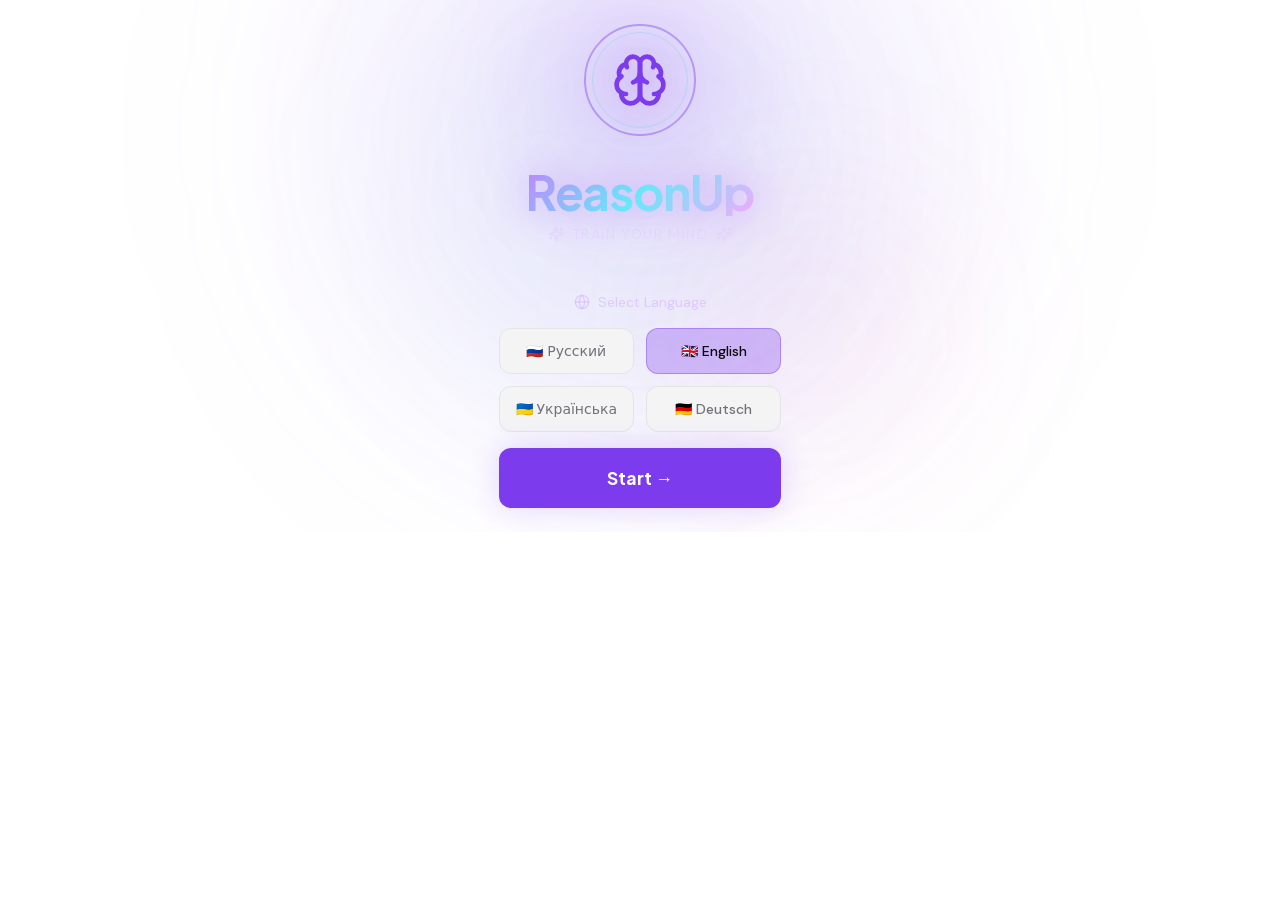
<file: index.html>
<!DOCTYPE html><html><head><meta charSet="utf-8"/><meta name="viewport" content="width=device-width, initial-scale=1"/><meta name="viewport" content="width=device-width, initial-scale=1"/><link rel="stylesheet" href="/_next/static/css/ba99b76b9d51956b.css" data-precedence="next"/><link rel="preload" as="script" fetchPriority="low" href="/_next/static/chunks/webpack-6fb2e249.js"/><script src="/_next/static/chunks/fd9d1056-64b741d6.js" async=""></script><script src="/_next/static/chunks/117-d5cc758f.js" async=""></script><script src="/_next/static/chunks/main-app-bc1638ff.js" async=""></script><script src="/_next/static/chunks/523-820f907e.js" async=""></script><script src="/_next/static/chunks/606-f3f97e01.js" async=""></script><script src="/_next/static/chunks/app/page-cb5dd94b.js" async=""></script><script src="/_next/static/chunks/app/layout-c56850e9.js" async=""></script><meta name="apple-mobile-web-app-capable" content="yes"/><meta name="apple-mobile-web-app-status-bar-style" content="black-translucent"/><link rel="apple-touch-icon" href="/favicon.svg"/><meta name="theme-color" content="#7c3aed"/><title>ReasonUp — Тренируй мышление</title><meta name="description" content="Обучающее приложение для развития навыков логического мышления и рассуждения"/><link rel="manifest" href="/manifest.json" crossorigin="use-credentials"/><meta property="og:title" content="ReasonUp — Train Your Mind"/><meta property="og:description" content="Interactive reasoning and logic training app"/><meta property="og:image" content="http://localhost:3000/og-image.png"/><meta name="twitter:card" content="summary_large_image"/><meta name="twitter:title" content="ReasonUp — Train Your Mind"/><meta name="twitter:description" content="Interactive reasoning and logic training app"/><meta name="twitter:image" content="http://localhost:3000/og-image.png"/><link rel="shortcut icon" href="/favicon.svg"/><link rel="icon" href="/favicon.svg"/><script src="/_next/static/chunks/polyfills-42372ed130431b0a.js" noModule=""></script></head><body class="__variable_231f96 __variable_532bb9 __variable_4dc837 font-sans"><script>!function(){try{var d=document.documentElement,c=d.classList;c.remove('light','dark');var e=localStorage.getItem('theme');if('system'===e||(!e&&true)){var t='(prefers-color-scheme: dark)',m=window.matchMedia(t);if(m.media!==t||m.matches){d.style.colorScheme = 'dark';c.add('dark')}else{d.style.colorScheme = 'light';c.add('light')}}else if(e){c.add(e|| '')}if(e==='light'||e==='dark')d.style.colorScheme=e}catch(e){}}()</script><div class="min-h-screen flex items-center justify-center bg-background"><div class="animate-pulse text-4xl">🧠</div></div><script src="/_next/static/chunks/webpack-6fb2e249.js" async=""></script><script>(self.__next_f=self.__next_f||[]).push([0]);self.__next_f.push([2,null])</script><script>self.__next_f.push([1,"1:HL[\"/_next/static/css/ba99b76b9d51956b.css\",\"style\"]\n"])</script><script>self.__next_f.push([1,"2:I[12846,[],\"\"]\n4:I[63986,[\"523\",\"static/chunks/523-820f907e.js\",\"606\",\"static/chunks/606-f3f97e01.js\",\"931\",\"static/chunks/app/page-cb5dd94b.js\"],\"default\"]\n5:I[82798,[\"523\",\"static/chunks/523-820f907e.js\",\"185\",\"static/chunks/app/layout-c56850e9.js\"],\"ThemeProvider\"]\n6:I[4707,[],\"\"]\n7:I[36423,[],\"\"]\n8:I[33606,[\"523\",\"static/chunks/523-820f907e.js\",\"185\",\"static/chunks/app/layout-c56850e9.js\"],\"Toaster\"]\n9:I[64215,[\"523\",\"static/chunks/523-820f907e.js\",\"185\",\"static/chunks/app/layout-c56850e9.js\"],\"ChunkLoadErrorHandler\"]\nb:I[61060,[],\"\"]\nc:[]\n"])</script><script>self.__next_f.push([1,"0:[\"$\",\"$L2\",null,{\"buildId\":\"3u248hBmPxrUfpSs8P-zK\",\"assetPrefix\":\"\",\"urlParts\":[\"\",\"\"],\"initialTree\":[\"\",{\"children\":[\"__PAGE__\",{}]},\"$undefined\",\"$undefined\",true],\"initialSeedData\":[\"\",{\"children\":[\"__PAGE__\",{},[[\"$L3\",[\"$\",\"$L4\",null,{}],null],null],null]},[[[[\"$\",\"link\",\"0\",{\"rel\":\"stylesheet\",\"href\":\"/_next/static/css/ba99b76b9d51956b.css\",\"precedence\":\"next\",\"crossOrigin\":\"$undefined\"}]],[\"$\",\"html\",null,{\"suppressHydrationWarning\":true,\"children\":[[\"$\",\"head\",null,{\"children\":[[\"$\",\"meta\",null,{\"name\":\"viewport\",\"content\":\"width=device-width, initial-scale=1\"}],[\"$\",\"meta\",null,{\"name\":\"apple-mobile-web-app-capable\",\"content\":\"yes\"}],[\"$\",\"meta\",null,{\"name\":\"apple-mobile-web-app-status-bar-style\",\"content\":\"black-translucent\"}],[\"$\",\"link\",null,{\"rel\":\"apple-touch-icon\",\"href\":\"/favicon.svg\"}]]}],[\"$\",\"body\",null,{\"className\":\"__variable_231f96 __variable_532bb9 __variable_4dc837 font-sans\",\"children\":[\"$\",\"$L5\",null,{\"attribute\":\"class\",\"defaultTheme\":\"system\",\"enableSystem\":true,\"disableTransitionOnChange\":true,\"children\":[[\"$\",\"$L6\",null,{\"parallelRouterKey\":\"children\",\"segmentPath\":[\"children\"],\"error\":\"$undefined\",\"errorStyles\":\"$undefined\",\"errorScripts\":\"$undefined\",\"template\":[\"$\",\"$L7\",null,{}],\"templateStyles\":\"$undefined\",\"templateScripts\":\"$undefined\",\"notFound\":[[\"$\",\"title\",null,{\"children\":\"404: This page could not be found.\"}],[\"$\",\"div\",null,{\"style\":{\"fontFamily\":\"system-ui,\\\"Segoe UI\\\",Roboto,Helvetica,Arial,sans-serif,\\\"Apple Color Emoji\\\",\\\"Segoe UI Emoji\\\"\",\"height\":\"100vh\",\"textAlign\":\"center\",\"display\":\"flex\",\"flexDirection\":\"column\",\"alignItems\":\"center\",\"justifyContent\":\"center\"},\"children\":[\"$\",\"div\",null,{\"children\":[[\"$\",\"style\",null,{\"dangerouslySetInnerHTML\":{\"__html\":\"body{color:#000;background:#fff;margin:0}.next-error-h1{border-right:1px solid rgba(0,0,0,.3)}@media (prefers-color-scheme:dark){body{color:#fff;background:#000}.next-error-h1{border-right:1px solid rgba(255,255,255,.3)}}\"}}],[\"$\",\"h1\",null,{\"className\":\"next-error-h1\",\"style\":{\"display\":\"inline-block\",\"margin\":\"0 20px 0 0\",\"padding\":\"0 23px 0 0\",\"fontSize\":24,\"fontWeight\":500,\"verticalAlign\":\"top\",\"lineHeight\":\"49px\"},\"children\":\"404\"}],[\"$\",\"div\",null,{\"style\":{\"display\":\"inline-block\"},\"children\":[\"$\",\"h2\",null,{\"style\":{\"fontSize\":14,\"fontWeight\":400,\"lineHeight\":\"49px\",\"margin\":0},\"children\":\"This page could not be found.\"}]}]]}]}]],\"notFoundStyles\":[]}],[\"$\",\"$L8\",null,{}],[\"$\",\"$L9\",null,{}]]}]}]]}]],null],null],\"couldBeIntercepted\":false,\"initialHead\":[null,\"$La\"],\"globalErrorComponent\":\"$b\",\"missingSlots\":\"$Wc\"}]\n"])</script><script>self.__next_f.push([1,"a:[[\"$\",\"meta\",\"0\",{\"name\":\"viewport\",\"content\":\"width=device-width, initial-scale=1\"}],[\"$\",\"meta\",\"1\",{\"name\":\"theme-color\",\"content\":\"#7c3aed\"}],[\"$\",\"meta\",\"2\",{\"charSet\":\"utf-8\"}],[\"$\",\"title\",\"3\",{\"children\":\"ReasonUp — Тренируй мышление\"}],[\"$\",\"meta\",\"4\",{\"name\":\"description\",\"content\":\"Обучающее приложение для развития навыков логического мышления и рассуждения\"}],[\"$\",\"link\",\"5\",{\"rel\":\"manifest\",\"href\":\"/manifest.json\",\"crossOrigin\":\"use-credentials\"}],[\"$\",\"meta\",\"6\",{\"property\":\"og:title\",\"content\":\"ReasonUp — Train Your Mind\"}],[\"$\",\"meta\",\"7\",{\"property\":\"og:description\",\"content\":\"Interactive reasoning and logic training app\"}],[\"$\",\"meta\",\"8\",{\"property\":\"og:image\",\"content\":\"http://localhost:3000/og-image.png\"}],[\"$\",\"meta\",\"9\",{\"name\":\"twitter:card\",\"content\":\"summary_large_image\"}],[\"$\",\"meta\",\"10\",{\"name\":\"twitter:title\",\"content\":\"ReasonUp — Train Your Mind\"}],[\"$\",\"meta\",\"11\",{\"name\":\"twitter:description\",\"content\":\"Interactive reasoning and logic training app\"}],[\"$\",\"meta\",\"12\",{\"name\":\"twitter:image\",\"content\":\"http://localhost:3000/og-image.png\"}],[\"$\",\"link\",\"13\",{\"rel\":\"shortcut icon\",\"href\":\"/favicon.svg\"}],[\"$\",\"link\",\"14\",{\"rel\":\"icon\",\"href\":\"/favicon.svg\"}]]\n3:null\n"])</script></body></html>
</file>
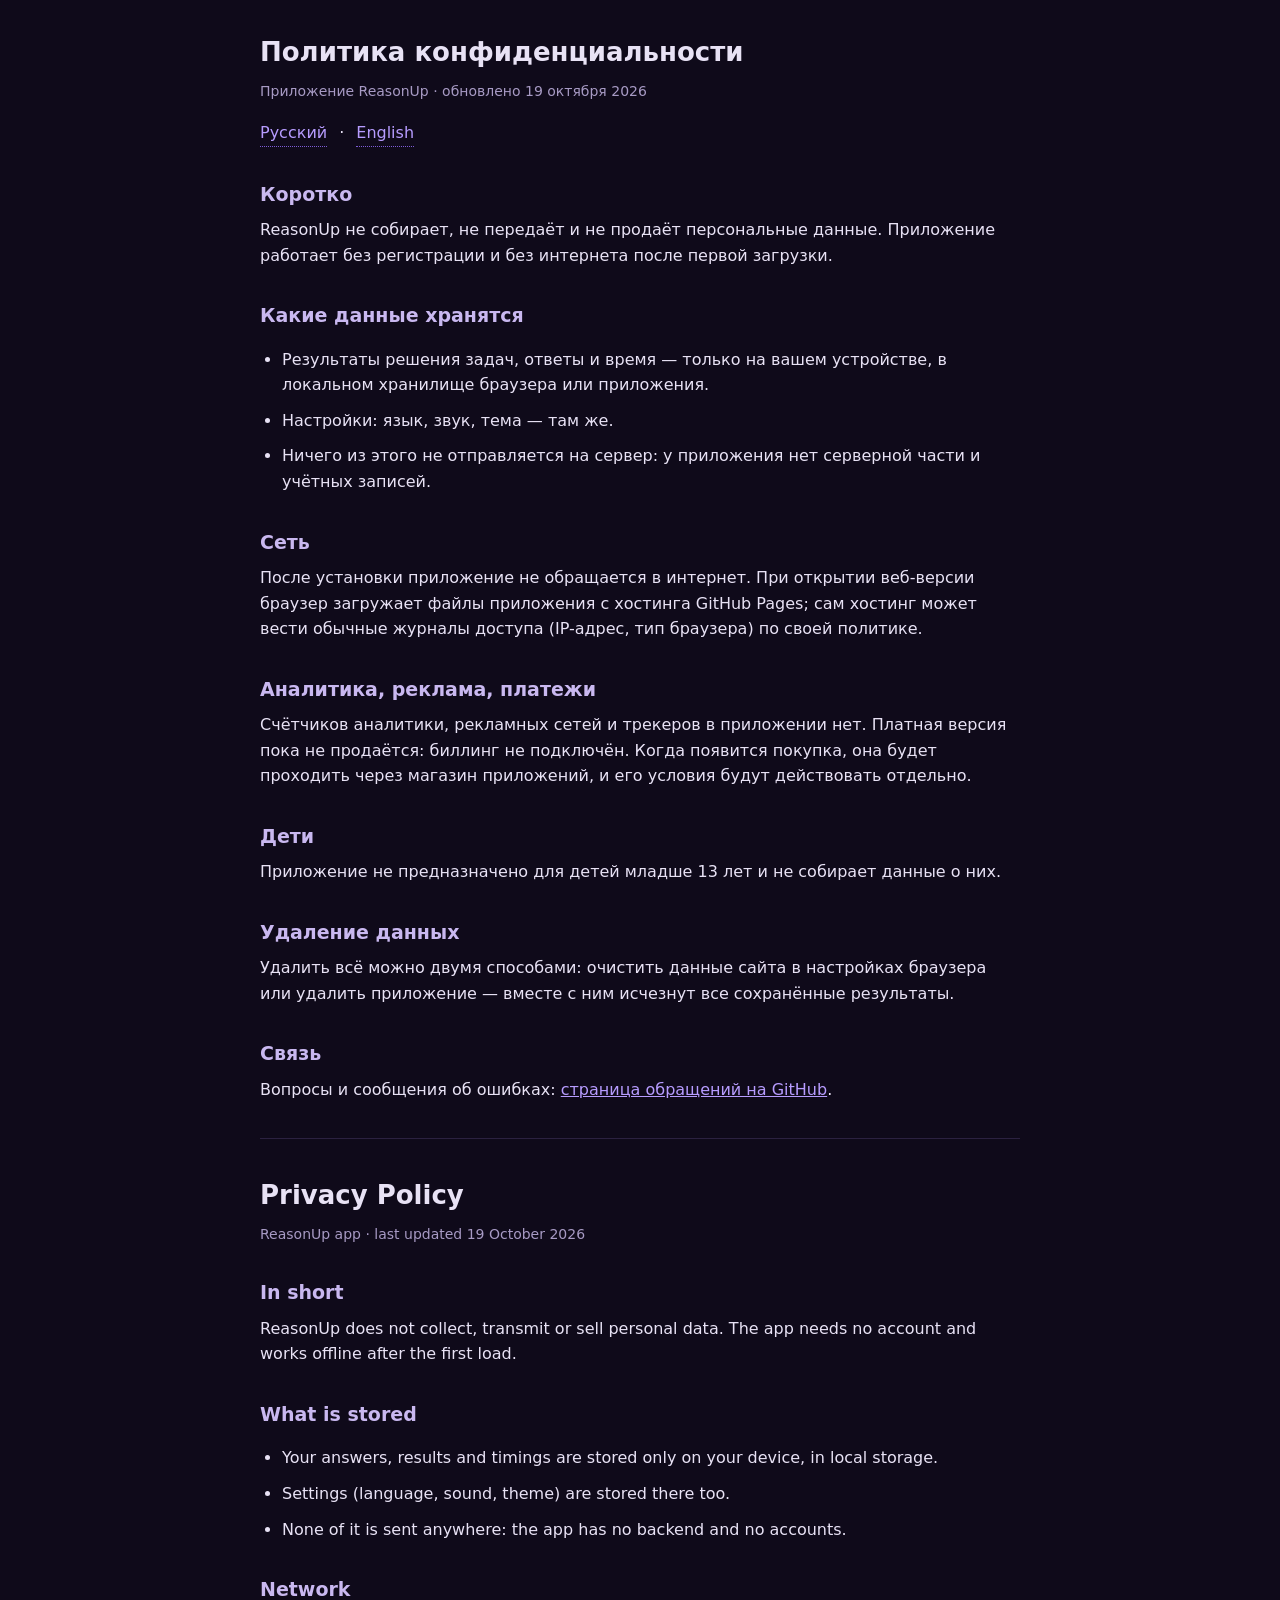
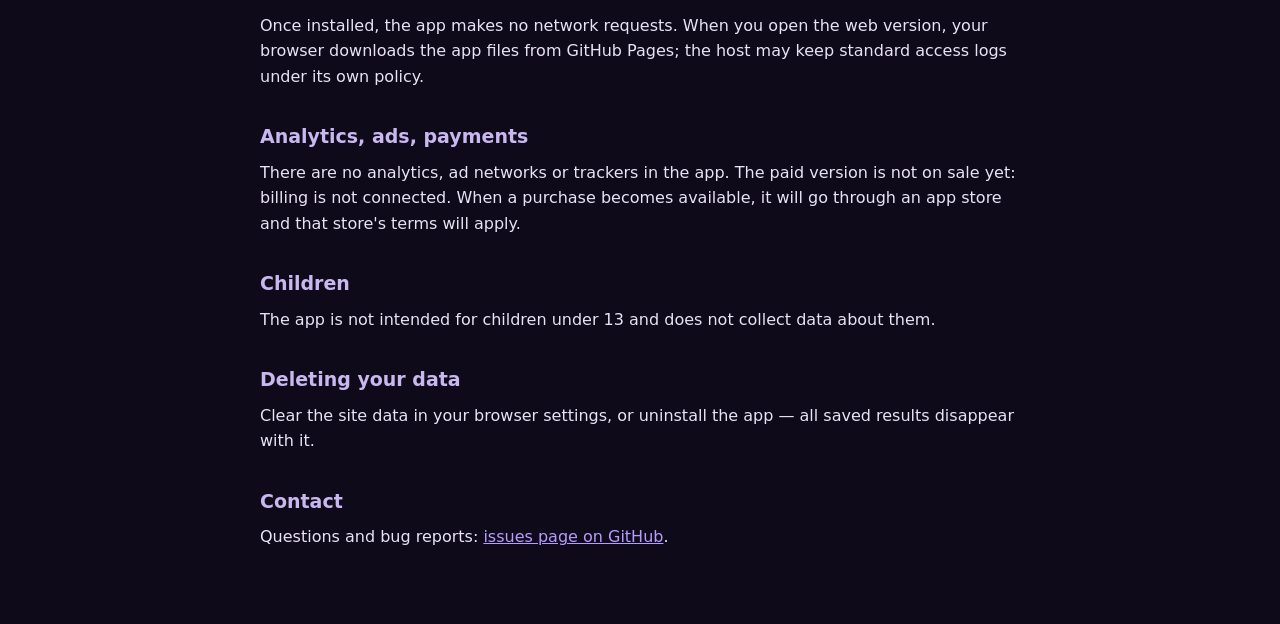
<file: privacy.html>
<!doctype html>
<html lang="ru">
<head>
<meta charset="utf-8" />
<meta name="viewport" content="width=device-width, initial-scale=1" />
<title>ReasonUp — Политика конфиденциальности / Privacy Policy</title>
<style>
  :root { color-scheme: dark; }
  body { margin: 0; background: #0f0a1a; color: #e8e2f5; font: 16px/1.6 system-ui, -apple-system, "Segoe UI", Roboto, sans-serif; }
  main { max-width: 760px; margin: 0 auto; padding: 32px 20px 64px; }
  h1 { font-size: 26px; margin: 0 0 6px; }
  h2 { font-size: 19px; margin: 32px 0 8px; color: #c9b8f0; }
  p, li { margin: 0 0 10px; }
  ul { padding-left: 22px; }
  .muted { color: #a79ac4; font-size: 14px; }
  .lang { display: flex; gap: 12px; margin: 18px 0 0; }
  .lang a { color: #b79cff; text-decoration: none; border-bottom: 1px dotted #7c5cd6; }
  code { background: #1c1430; padding: 2px 6px; border-radius: 4px; font-size: 14px; }
  hr { border: 0; border-top: 1px solid #2b2140; margin: 36px 0; }
  a { color: #b79cff; }
</style>
</head>
<body>
<main>
  <h1>Политика конфиденциальности</h1>
  <p class="muted">Приложение ReasonUp · обновлено 19 октября 2026</p>
  <div class="lang"><a href="#ru">Русский</a> · <a href="#en">English</a></div>

  <section id="ru">
    <h2>Коротко</h2>
    <p>ReasonUp не собирает, не передаёт и не продаёт персональные данные. Приложение работает без регистрации и без интернета после первой загрузки.</p>

    <h2>Какие данные хранятся</h2>
    <ul>
      <li>Результаты решения задач, ответы и время — только на вашем устройстве, в локальном хранилище браузера или приложения.</li>
      <li>Настройки: язык, звук, тема — там же.</li>
      <li>Ничего из этого не отправляется на сервер: у приложения нет серверной части и учётных записей.</li>
    </ul>

    <h2>Сеть</h2>
    <p>После установки приложение не обращается в интернет. При открытии веб-версии браузер загружает файлы приложения с хостинга GitHub Pages; сам хостинг может вести обычные журналы доступа (IP-адрес, тип браузера) по своей политике.</p>

    <h2>Аналитика, реклама, платежи</h2>
    <p>Счётчиков аналитики, рекламных сетей и трекеров в приложении нет. Платная версия пока не продаётся: биллинг не подключён. Когда появится покупка, она будет проходить через магазин приложений, и его условия будут действовать отдельно.</p>

    <h2>Дети</h2>
    <p>Приложение не предназначено для детей младше 13 лет и не собирает данные о них.</p>

    <h2>Удаление данных</h2>
    <p>Удалить всё можно двумя способами: очистить данные сайта в настройках браузера или удалить приложение — вместе с ним исчезнут все сохранённые результаты.</p>

    <h2>Связь</h2>
    <p>Вопросы и сообщения об ошибках: <a href="https://github.com/osillyt-web/osillyt-web.github.io/issues">страница обращений на GitHub</a>.</p>
  </section>

  <hr />

  <section id="en" lang="en">
    <h1>Privacy Policy</h1>
    <p class="muted">ReasonUp app · last updated 19 October 2026</p>

    <h2>In short</h2>
    <p>ReasonUp does not collect, transmit or sell personal data. The app needs no account and works offline after the first load.</p>

    <h2>What is stored</h2>
    <ul>
      <li>Your answers, results and timings are stored only on your device, in local storage.</li>
      <li>Settings (language, sound, theme) are stored there too.</li>
      <li>None of it is sent anywhere: the app has no backend and no accounts.</li>
    </ul>

    <h2>Network</h2>
    <p>Once installed, the app makes no network requests. When you open the web version, your browser downloads the app files from GitHub Pages; the host may keep standard access logs under its own policy.</p>

    <h2>Analytics, ads, payments</h2>
    <p>There are no analytics, ad networks or trackers in the app. The paid version is not on sale yet: billing is not connected. When a purchase becomes available, it will go through an app store and that store's terms will apply.</p>

    <h2>Children</h2>
    <p>The app is not intended for children under 13 and does not collect data about them.</p>

    <h2>Deleting your data</h2>
    <p>Clear the site data in your browser settings, or uninstall the app — all saved results disappear with it.</p>

    <h2>Contact</h2>
    <p>Questions and bug reports: <a href="https://github.com/osillyt-web/osillyt-web.github.io/issues">issues page on GitHub</a>.</p>
  </section>
</main>
</body>
</html>
</file>
<file: _next/static/css/ba99b76b9d51956b.css>
@font-face{font-family:__DM_Sans_231f96;font-style:normal;font-weight:100 1000;font-display:swap;src:url(/_next/static/media/7ab938503e4547a1-s.woff2) format("woff2");unicode-range:u+0100-02ba,u+02bd-02c5,u+02c7-02cc,u+02ce-02d7,u+02dd-02ff,u+0304,u+0308,u+0329,u+1d00-1dbf,u+1e00-1e9f,u+1ef2-1eff,u+2020,u+20a0-20ab,u+20ad-20c4,u+2113,u+2c60-2c7f,u+a720-a7ff}@font-face{font-family:__DM_Sans_231f96;font-style:normal;font-weight:100 1000;font-display:swap;src:url(/_next/static/media/13971731025ec697-s.p.woff2) format("woff2");unicode-range:u+00??,u+0131,u+0152-0153,u+02bb-02bc,u+02c6,u+02da,u+02dc,u+0304,u+0308,u+0329,u+2000-206f,u+20ac,u+2122,u+2191,u+2193,u+2212,u+2215,u+feff,u+fffd}@font-face{font-family:__DM_Sans_Fallback_231f96;src:local("Arial");ascent-override:94.90%;descent-override:29.66%;line-gap-override:0.00%;size-adjust:104.53%}.__className_231f96{font-family:__DM_Sans_231f96,__DM_Sans_Fallback_231f96;font-style:normal}.__variable_231f96{--font-sans:"__DM_Sans_231f96","__DM_Sans_Fallback_231f96"}@font-face{font-family:__Plus_Jakarta_Sans_532bb9;font-style:normal;font-weight:200 800;font-display:swap;src:url(/_next/static/media/6fe53d21e6e7ebd8-s.woff2) format("woff2");unicode-range:u+0460-052f,u+1c80-1c8a,u+20b4,u+2de0-2dff,u+a640-a69f,u+fe2e-fe2f}@font-face{font-family:__Plus_Jakarta_Sans_532bb9;font-style:normal;font-weight:200 800;font-display:swap;src:url(/_next/static/media/8ebc6e9dde468c4a-s.woff2) format("woff2");unicode-range:u+0102-0103,u+0110-0111,u+0128-0129,u+0168-0169,u+01a0-01a1,u+01af-01b0,u+0300-0301,u+0303-0304,u+0308-0309,u+0323,u+0329,u+1ea0-1ef9,u+20ab}@font-face{font-family:__Plus_Jakarta_Sans_532bb9;font-style:normal;font-weight:200 800;font-display:swap;src:url(/_next/static/media/9e7b0a821b9dfcb4-s.woff2) format("woff2");unicode-range:u+0100-02ba,u+02bd-02c5,u+02c7-02cc,u+02ce-02d7,u+02dd-02ff,u+0304,u+0308,u+0329,u+1d00-1dbf,u+1e00-1e9f,u+1ef2-1eff,u+2020,u+20a0-20ab,u+20ad-20c4,u+2113,u+2c60-2c7f,u+a720-a7ff}@font-face{font-family:__Plus_Jakarta_Sans_532bb9;font-style:normal;font-weight:200 800;font-display:swap;src:url(/_next/static/media/636a5ac981f94f8b-s.p.woff2) format("woff2");unicode-range:u+00??,u+0131,u+0152-0153,u+02bb-02bc,u+02c6,u+02da,u+02dc,u+0304,u+0308,u+0329,u+2000-206f,u+20ac,u+2122,u+2191,u+2193,u+2212,u+2215,u+feff,u+fffd}@font-face{font-family:__Plus_Jakarta_Sans_Fallback_532bb9;src:local("Arial");ascent-override:98.88%;descent-override:21.15%;line-gap-override:0.00%;size-adjust:104.98%}.__className_532bb9{font-family:__Plus_Jakarta_Sans_532bb9,__Plus_Jakarta_Sans_Fallback_532bb9;font-style:normal}.__variable_532bb9{--font-display:"__Plus_Jakarta_Sans_532bb9","__Plus_Jakarta_Sans_Fallback_532bb9"}@font-face{font-family:__JetBrains_Mono_4dc837;font-style:normal;font-weight:100 800;font-display:swap;src:url(/_next/static/media/886030b0b59bc5a7-s.woff2) format("woff2");unicode-range:u+0460-052f,u+1c80-1c8a,u+20b4,u+2de0-2dff,u+a640-a69f,u+fe2e-fe2f}@font-face{font-family:__JetBrains_Mono_4dc837;font-style:normal;font-weight:100 800;font-display:swap;src:url(/_next/static/media/0aa834ed78bf6d07-s.woff2) format("woff2");unicode-range:u+0301,u+0400-045f,u+0490-0491,u+04b0-04b1,u+2116}@font-face{font-family:__JetBrains_Mono_4dc837;font-style:normal;font-weight:100 800;font-display:swap;src:url(/_next/static/media/67957d42bae0796d-s.woff2) format("woff2");unicode-range:u+0370-0377,u+037a-037f,u+0384-038a,u+038c,u+038e-03a1,u+03a3-03ff}@font-face{font-family:__JetBrains_Mono_4dc837;font-style:normal;font-weight:100 800;font-display:swap;src:url(/_next/static/media/f911b923c6adde36-s.woff2) format("woff2");unicode-range:u+0102-0103,u+0110-0111,u+0128-0129,u+0168-0169,u+01a0-01a1,u+01af-01b0,u+0300-0301,u+0303-0304,u+0308-0309,u+0323,u+0329,u+1ea0-1ef9,u+20ab}@font-face{font-family:__JetBrains_Mono_4dc837;font-style:normal;font-weight:100 800;font-display:swap;src:url(/_next/static/media/939c4f875ee75fbb-s.woff2) format("woff2");unicode-range:u+0100-02ba,u+02bd-02c5,u+02c7-02cc,u+02ce-02d7,u+02dd-02ff,u+0304,u+0308,u+0329,u+1d00-1dbf,u+1e00-1e9f,u+1ef2-1eff,u+2020,u+20a0-20ab,u+20ad-20c4,u+2113,u+2c60-2c7f,u+a720-a7ff}@font-face{font-family:__JetBrains_Mono_4dc837;font-style:normal;font-weight:100 800;font-display:swap;src:url(/_next/static/media/bb3ef058b751a6ad-s.p.woff2) format("woff2");unicode-range:u+00??,u+0131,u+0152-0153,u+02bb-02bc,u+02c6,u+02da,u+02dc,u+0304,u+0308,u+0329,u+2000-206f,u+20ac,u+2122,u+2191,u+2193,u+2212,u+2215,u+feff,u+fffd}@font-face{font-family:__JetBrains_Mono_Fallback_4dc837;src:local("Arial");ascent-override:75.79%;descent-override:22.29%;line-gap-override:0.00%;size-adjust:134.59%}.__className_4dc837{font-family:__JetBrains_Mono_4dc837,__JetBrains_Mono_Fallback_4dc837;font-style:normal}.__variable_4dc837{--font-mono:"__JetBrains_Mono_4dc837","__JetBrains_Mono_Fallback_4dc837"}

/*
! tailwindcss v3.3.3 | MIT License | https://tailwindcss.com
*/*,:after,:before{box-sizing:border-box;border:0 solid #e5e7eb}:after,:before{--tw-content:""}html{line-height:1.5;-webkit-text-size-adjust:100%;-moz-tab-size:4;-o-tab-size:4;tab-size:4;font-family:var(--font-sans),system-ui,sans-serif;font-feature-settings:normal;font-variation-settings:normal}body{margin:0;line-height:inherit}hr{height:0;color:inherit;border-top-width:1px}abbr:where([title]){-webkit-text-decoration:underline dotted;text-decoration:underline dotted}h1,h2,h3,h4,h5,h6{font-size:inherit;font-weight:inherit}a{color:inherit;text-decoration:inherit}b,strong{font-weight:bolder}code,kbd,pre,samp{font-family:var(--font-mono),ui-monospace,monospace;font-size:1em}small{font-size:80%}sub,sup{font-size:75%;line-height:0;position:relative;vertical-align:baseline}sub{bottom:-.25em}sup{top:-.5em}table{text-indent:0;border-color:inherit;border-collapse:collapse}button,input,optgroup,select,textarea{font-family:inherit;font-feature-settings:inherit;font-variation-settings:inherit;font-size:100%;font-weight:inherit;line-height:inherit;color:inherit;margin:0;padding:0}button,select{text-transform:none}[type=button],[type=reset],[type=submit],button{-webkit-appearance:button;background-color:transparent;background-image:none}:-moz-focusring{outline:auto}:-moz-ui-invalid{box-shadow:none}progress{vertical-align:baseline}::-webkit-inner-spin-button,::-webkit-outer-spin-button{height:auto}[type=search]{-webkit-appearance:textfield;outline-offset:-2px}::-webkit-search-decoration{-webkit-appearance:none}::-webkit-file-upload-button{-webkit-appearance:button;font:inherit}summary{display:list-item}blockquote,dd,dl,figure,h1,h2,h3,h4,h5,h6,hr,p,pre{margin:0}fieldset{margin:0}fieldset,legend{padding:0}menu,ol,ul{list-style:none;margin:0;padding:0}dialog{padding:0}textarea{resize:vertical}input::-moz-placeholder,textarea::-moz-placeholder{opacity:1;color:#9ca3af}input::placeholder,textarea::placeholder{opacity:1;color:#9ca3af}[role=button],button{cursor:pointer}:disabled{cursor:default}audio,canvas,embed,iframe,img,object,svg,video{display:block;vertical-align:middle}img,video{max-width:100%;height:auto}[hidden]{display:none}:root{--background:0 0% 100%;--foreground:240 10% 3.9%;--card:0 0% 100%;--card-foreground:240 10% 3.9%;--popover:0 0% 100%;--popover-foreground:240 10% 3.9%;--primary:262 83% 58%;--primary-foreground:0 0% 100%;--secondary:240 4.8% 95.9%;--secondary-foreground:240 5.9% 10%;--muted:240 4.8% 95.9%;--muted-foreground:240 3.8% 46.1%;--accent:240 4.8% 95.9%;--accent-foreground:240 5.9% 10%;--destructive:0 84.2% 60.2%;--destructive-foreground:0 0% 98%;--border:240 5.9% 90%;--input:240 5.9% 90%;--ring:262 83% 58%;--radius:0.625rem;--radius-sm:calc(0.625rem - 4px);--radius-lg:calc(0.625rem + 4px);--radius-full:9999px;--spacing-xs:4px;--spacing-sm:8px;--spacing-md:16px;--spacing-lg:24px;--spacing-xl:32px;--spacing-2xl:48px;--spacing-3xl:64px;--shadow-sm:0 1px 2px 0 rgba(0,0,0,.03),0 1px 3px 0 rgba(0,0,0,.06);--shadow-md:0 4px 6px -1px rgba(0,0,0,.05),0 2px 4px -2px rgba(0,0,0,.05);--shadow-lg:0 10px 15px -3px rgba(0,0,0,.07),0 4px 6px -4px rgba(0,0,0,.05);--duration-fast:150ms;--duration-normal:250ms;--duration-slow:350ms;--chart-1:262 83% 58%;--chart-2:173 58% 39%;--chart-3:12 76% 61%;--chart-4:197 37% 24%;--chart-5:43 74% 66%}.dark{--background:240 10% 3.9%;--foreground:0 0% 98%;--card:240 10% 5.9%;--card-foreground:0 0% 98%;--popover:240 10% 5.9%;--popover-foreground:0 0% 98%;--primary:263 70% 50%;--primary-foreground:0 0% 100%;--secondary:240 3.7% 15.9%;--secondary-foreground:0 0% 98%;--muted:240 3.7% 15.9%;--muted-foreground:240 5% 64.9%;--accent:240 3.7% 15.9%;--accent-foreground:0 0% 98%;--destructive:0 62.8% 30.6%;--destructive-foreground:0 0% 98%;--border:240 3.7% 15.9%;--input:240 3.7% 15.9%;--ring:263 70% 50%;--shadow-sm:0 1px 3px 0 rgba(0,0,0,.15),0 1px 2px -1px rgba(0,0,0,.15);--shadow-md:0 4px 6px -1px rgba(0,0,0,.2),0 2px 4px -2px rgba(0,0,0,.15);--shadow-lg:0 10px 15px -3px rgba(0,0,0,.25),0 4px 6px -4px rgba(0,0,0,.15);--chart-1:263 70% 50%;--chart-2:160 60% 45%;--chart-3:30 80% 55%;--chart-4:280 65% 60%;--chart-5:340 75% 55%}html{scroll-behavior:smooth}*{border-color:hsl(var(--border))}body{background-color:hsl(var(--background));color:hsl(var(--foreground));-webkit-font-smoothing:antialiased;-moz-osx-font-smoothing:grayscale;text-rendering:optimizeLegibility;font-feature-settings:"rlig" 1,"calt" 1}::-moz-selection{background-color:hsl(var(--primary)/.2);color:hsl(var(--primary))}::selection{background-color:hsl(var(--primary)/.2);color:hsl(var(--primary))}::-webkit-scrollbar{width:6px;height:6px}::-webkit-scrollbar-track{background-color:transparent}::-webkit-scrollbar-thumb{background-color:hsl(var(--border));border-radius:9999px}::-webkit-scrollbar-thumb:hover{background-color:hsl(var(--muted-foreground)/.5)}*,:after,:before{--tw-border-spacing-x:0;--tw-border-spacing-y:0;--tw-translate-x:0;--tw-translate-y:0;--tw-rotate:0;--tw-skew-x:0;--tw-skew-y:0;--tw-scale-x:1;--tw-scale-y:1;--tw-pan-x: ;--tw-pan-y: ;--tw-pinch-zoom: ;--tw-scroll-snap-strictness:proximity;--tw-gradient-from-position: ;--tw-gradient-via-position: ;--tw-gradient-to-position: ;--tw-ordinal: ;--tw-slashed-zero: ;--tw-numeric-figure: ;--tw-numeric-spacing: ;--tw-numeric-fraction: ;--tw-ring-inset: ;--tw-ring-offset-width:0px;--tw-ring-offset-color:#fff;--tw-ring-color:rgba(59,130,246,.5);--tw-ring-offset-shadow:0 0 #0000;--tw-ring-shadow:0 0 #0000;--tw-shadow:0 0 #0000;--tw-shadow-colored:0 0 #0000;--tw-blur: ;--tw-brightness: ;--tw-contrast: ;--tw-grayscale: ;--tw-hue-rotate: ;--tw-invert: ;--tw-saturate: ;--tw-sepia: ;--tw-drop-shadow: ;--tw-backdrop-blur: ;--tw-backdrop-brightness: ;--tw-backdrop-contrast: ;--tw-backdrop-grayscale: ;--tw-backdrop-hue-rotate: ;--tw-backdrop-invert: ;--tw-backdrop-opacity: ;--tw-backdrop-saturate: ;--tw-backdrop-sepia: }::backdrop{--tw-border-spacing-x:0;--tw-border-spacing-y:0;--tw-translate-x:0;--tw-translate-y:0;--tw-rotate:0;--tw-skew-x:0;--tw-skew-y:0;--tw-scale-x:1;--tw-scale-y:1;--tw-pan-x: ;--tw-pan-y: ;--tw-pinch-zoom: ;--tw-scroll-snap-strictness:proximity;--tw-gradient-from-position: ;--tw-gradient-via-position: ;--tw-gradient-to-position: ;--tw-ordinal: ;--tw-slashed-zero: ;--tw-numeric-figure: ;--tw-numeric-spacing: ;--tw-numeric-fraction: ;--tw-ring-inset: ;--tw-ring-offset-width:0px;--tw-ring-offset-color:#fff;--tw-ring-color:rgba(59,130,246,.5);--tw-ring-offset-shadow:0 0 #0000;--tw-ring-shadow:0 0 #0000;--tw-shadow:0 0 #0000;--tw-shadow-colored:0 0 #0000;--tw-blur: ;--tw-brightness: ;--tw-contrast: ;--tw-grayscale: ;--tw-hue-rotate: ;--tw-invert: ;--tw-saturate: ;--tw-sepia: ;--tw-drop-shadow: ;--tw-backdrop-blur: ;--tw-backdrop-brightness: ;--tw-backdrop-contrast: ;--tw-backdrop-grayscale: ;--tw-backdrop-hue-rotate: ;--tw-backdrop-invert: ;--tw-backdrop-opacity: ;--tw-backdrop-saturate: ;--tw-backdrop-sepia: }.sr-only{position:absolute;width:1px;height:1px;padding:0;margin:-1px;overflow:hidden;clip:rect(0,0,0,0);white-space:nowrap;border-width:0}.pointer-events-none{pointer-events:none}.pointer-events-auto{pointer-events:auto}.static{position:static}.fixed{position:fixed}.absolute{position:absolute}.relative{position:relative}.sticky{position:sticky}.inset-0{inset:0}.inset-2{inset:.5rem}.bottom-1\/4{bottom:25%}.bottom-4{bottom:1rem}.bottom-6{bottom:1.5rem}.left-1\/2{left:50%}.left-1\/3{left:33.333333%}.left-4{left:1rem}.left-\[50\%\]{left:50%}.right-1\/4{right:25%}.right-2{right:.5rem}.right-4{right:1rem}.right-6{right:1.5rem}.top-0{top:0}.top-1{top:.25rem}.top-1\/3{top:33.333333%}.top-1\/4{top:25%}.top-2{top:.5rem}.top-4{top:1rem}.top-\[50\%\]{top:50%}.z-10{z-index:10}.z-20{z-index:20}.z-50{z-index:50}.z-\[100\]{z-index:100}.mx-1{margin-left:.25rem;margin-right:.25rem}.mx-auto{margin-left:auto;margin-right:auto}.mb-1{margin-bottom:.25rem}.mb-12{margin-bottom:3rem}.mb-2{margin-bottom:.5rem}.mb-3{margin-bottom:.75rem}.mb-4{margin-bottom:1rem}.mb-6{margin-bottom:1.5rem}.mb-8{margin-bottom:2rem}.mr-1{margin-right:.25rem}.mr-1\.5{margin-right:.375rem}.mt-0{margin-top:0}.mt-0\.5{margin-top:.125rem}.mt-1{margin-top:.25rem}.mt-2{margin-top:.5rem}.mt-3{margin-top:.75rem}.mt-4{margin-top:1rem}.block{display:block}.flex{display:flex}.inline-flex{display:inline-flex}.grid{display:grid}.h-1{height:.25rem}.h-1\.5{height:.375rem}.h-10{height:2.5rem}.h-11{height:2.75rem}.h-12{height:3rem}.h-14{height:3.5rem}.h-16{height:4rem}.h-2{height:.5rem}.h-28{height:7rem}.h-3{height:.75rem}.h-3\.5{height:.875rem}.h-4{height:1rem}.h-40{height:10rem}.h-48{height:12rem}.h-5{height:1.25rem}.h-56{height:14rem}.h-6{height:1.5rem}.h-7{height:1.75rem}.h-8{height:2rem}.h-9{height:2.25rem}.h-\[300px\]{height:300px}.h-\[400px\]{height:400px}.h-\[600px\]{height:600px}.h-full{height:100%}.max-h-screen{max-height:100vh}.min-h-0{min-height:0}.min-h-screen{min-height:100vh}.w-10{width:2.5rem}.w-11{width:2.75rem}.w-12{width:3rem}.w-14{width:3.5rem}.w-16{width:4rem}.w-28{width:7rem}.w-3{width:.75rem}.w-3\.5{width:.875rem}.w-4{width:1rem}.w-40{width:10rem}.w-48{width:12rem}.w-5{width:1.25rem}.w-6{width:1.5rem}.w-7{width:1.75rem}.w-8{width:2rem}.w-9{width:2.25rem}.w-\[300px\]{width:300px}.w-\[400px\]{width:400px}.w-\[600px\]{width:600px}.w-full{width:100%}.min-w-0{min-width:0}.max-w-2xl{max-width:42rem}.max-w-4xl{max-width:56rem}.max-w-6xl{max-width:72rem}.max-w-7xl{max-width:80rem}.max-w-full{max-width:100%}.max-w-lg{max-width:32rem}.max-w-md{max-width:28rem}.max-w-sm{max-width:24rem}.max-w-xs{max-width:20rem}.flex-1{flex:1 1 0%}.flex-shrink-0,.shrink-0{flex-shrink:0}.-translate-x-1\/2{--tw-translate-x:-50%}.-translate-x-1\/2,.-translate-y-1\/2{transform:translate(var(--tw-translate-x),var(--tw-translate-y)) rotate(var(--tw-rotate)) skewX(var(--tw-skew-x)) skewY(var(--tw-skew-y)) scaleX(var(--tw-scale-x)) scaleY(var(--tw-scale-y))}.-translate-y-1\/2{--tw-translate-y:-50%}.translate-x-\[-50\%\]{--tw-translate-x:-50%}.translate-x-\[-50\%\],.translate-y-\[-50\%\]{transform:translate(var(--tw-translate-x),var(--tw-translate-y)) rotate(var(--tw-rotate)) skewX(var(--tw-skew-x)) skewY(var(--tw-skew-y)) scaleX(var(--tw-scale-x)) scaleY(var(--tw-scale-y))}.translate-y-\[-50\%\]{--tw-translate-y:-50%}.rotate-0{--tw-rotate:0deg}.rotate-0,.rotate-90{transform:translate(var(--tw-translate-x),var(--tw-translate-y)) rotate(var(--tw-rotate)) skewX(var(--tw-skew-x)) skewY(var(--tw-skew-y)) scaleX(var(--tw-scale-x)) scaleY(var(--tw-scale-y))}.rotate-90{--tw-rotate:90deg}.scale-0{--tw-scale-x:0;--tw-scale-y:0}.scale-0,.scale-100{transform:translate(var(--tw-translate-x),var(--tw-translate-y)) rotate(var(--tw-rotate)) skewX(var(--tw-skew-x)) skewY(var(--tw-skew-y)) scaleX(var(--tw-scale-x)) scaleY(var(--tw-scale-y))}.scale-100{--tw-scale-x:1;--tw-scale-y:1}.scale-150{--tw-scale-x:1.5;--tw-scale-y:1.5}.scale-150,.scale-90{transform:translate(var(--tw-translate-x),var(--tw-translate-y)) rotate(var(--tw-rotate)) skewX(var(--tw-skew-x)) skewY(var(--tw-skew-y)) scaleX(var(--tw-scale-x)) scaleY(var(--tw-scale-y))}.scale-90{--tw-scale-x:.9;--tw-scale-y:.9}.transform{transform:translate(var(--tw-translate-x),var(--tw-translate-y)) rotate(var(--tw-rotate)) skewX(var(--tw-skew-x)) skewY(var(--tw-skew-y)) scaleX(var(--tw-scale-x)) scaleY(var(--tw-scale-y))}@keyframes pulse{50%{opacity:.5}}.animate-pulse{animation:pulse 2s cubic-bezier(.4,0,.6,1) infinite}@keyframes spin{to{transform:rotate(1turn)}}.animate-spin{animation:spin 1s linear infinite}.cursor-not-allowed{cursor:not-allowed}.cursor-pointer{cursor:pointer}.select-none{-webkit-user-select:none;-moz-user-select:none;user-select:none}.scroll-mt-28{scroll-margin-top:7rem}.appearance-none{-webkit-appearance:none;-moz-appearance:none;appearance:none}.grid-cols-2{grid-template-columns:repeat(2,minmax(0,1fr))}.flex-col{flex-direction:column}.flex-col-reverse{flex-direction:column-reverse}.flex-wrap{flex-wrap:wrap}.items-start{align-items:flex-start}.items-end{align-items:flex-end}.items-center{align-items:center}.items-baseline{align-items:baseline}.justify-center{justify-content:center}.justify-between{justify-content:space-between}.gap-1{gap:.25rem}.gap-2{gap:.5rem}.gap-3{gap:.75rem}.gap-4{gap:1rem}.space-x-4>:not([hidden])~:not([hidden]){--tw-space-x-reverse:0;margin-right:calc(1rem * var(--tw-space-x-reverse));margin-left:calc(1rem * calc(1 - var(--tw-space-x-reverse)))}.space-y-1>:not([hidden])~:not([hidden]){--tw-space-y-reverse:0;margin-top:calc(.25rem * calc(1 - var(--tw-space-y-reverse)));margin-bottom:calc(.25rem * var(--tw-space-y-reverse))}.space-y-1\.5>:not([hidden])~:not([hidden]){--tw-space-y-reverse:0;margin-top:calc(.375rem * calc(1 - var(--tw-space-y-reverse)));margin-bottom:calc(.375rem * var(--tw-space-y-reverse))}.space-y-2>:not([hidden])~:not([hidden]){--tw-space-y-reverse:0;margin-top:calc(.5rem * calc(1 - var(--tw-space-y-reverse)));margin-bottom:calc(.5rem * var(--tw-space-y-reverse))}.space-y-3>:not([hidden])~:not([hidden]){--tw-space-y-reverse:0;margin-top:calc(.75rem * calc(1 - var(--tw-space-y-reverse)));margin-bottom:calc(.75rem * var(--tw-space-y-reverse))}.space-y-4>:not([hidden])~:not([hidden]){--tw-space-y-reverse:0;margin-top:calc(1rem * calc(1 - var(--tw-space-y-reverse)));margin-bottom:calc(1rem * var(--tw-space-y-reverse))}.space-y-5>:not([hidden])~:not([hidden]){--tw-space-y-reverse:0;margin-top:calc(1.25rem * calc(1 - var(--tw-space-y-reverse)));margin-bottom:calc(1.25rem * var(--tw-space-y-reverse))}.space-y-6>:not([hidden])~:not([hidden]){--tw-space-y-reverse:0;margin-top:calc(1.5rem * calc(1 - var(--tw-space-y-reverse)));margin-bottom:calc(1.5rem * var(--tw-space-y-reverse))}.self-start{align-self:flex-start}.overflow-hidden{overflow:hidden}.overflow-y-auto{overflow-y:auto}.overflow-x-hidden{overflow-x:hidden}.truncate{overflow:hidden;text-overflow:ellipsis}.truncate,.whitespace-nowrap{white-space:nowrap}.whitespace-pre-line{white-space:pre-line}.rounded{border-radius:.25rem}.rounded-2xl{border-radius:1rem}.rounded-full{border-radius:9999px}.rounded-lg{border-radius:var(--radius)}.rounded-md{border-radius:calc(var(--radius) - 2px)}.rounded-sm{border-radius:calc(var(--radius) - 4px)}.rounded-xl{border-radius:.75rem}.border{border-width:1px}.border-2{border-width:2px}.border-b{border-bottom-width:1px}.border-amber-200{--tw-border-opacity:1;border-color:rgb(253 230 138/var(--tw-border-opacity))}.border-black\/10{border-color:rgba(0,0,0,.1)}.border-black\/\[0\.08\]{border-color:rgba(0,0,0,.08)}.border-border{border-color:hsl(var(--border))}.border-cyan-400\/20{border-color:rgba(34,211,238,.2)}.border-destructive{border-color:hsl(var(--destructive))}.border-emerald-500\/50{border-color:rgba(16,185,129,.5)}.border-input{border-color:hsl(var(--input))}.border-primary\/40{border-color:hsl(var(--primary)/.4)}.border-primary\/50{border-color:hsl(var(--primary)/.5)}.border-red-500\/50{border-color:rgba(239,68,68,.5)}.border-transparent{border-color:transparent}.border-white\/20{border-color:hsla(0,0%,100%,.2)}.bg-amber-50{--tw-bg-opacity:1;background-color:rgb(255 251 235/var(--tw-bg-opacity))}.bg-amber-500{--tw-bg-opacity:1;background-color:rgb(245 158 11/var(--tw-bg-opacity))}.bg-amber-500\/10{background-color:rgba(245,158,11,.1)}.bg-background{background-color:hsl(var(--background))}.bg-background\/80{background-color:hsl(var(--background)/.8)}.bg-black\/60{background-color:rgba(0,0,0,.6)}.bg-black\/80{background-color:rgba(0,0,0,.8)}.bg-black\/\[0\.04\]{background-color:rgba(0,0,0,.04)}.bg-black\/\[0\.06\]{background-color:rgba(0,0,0,.06)}.bg-card{background-color:hsl(var(--card))}.bg-cyan-500\/5{background-color:rgba(6,182,212,.05)}.bg-destructive{background-color:hsl(var(--destructive))}.bg-destructive\/10{background-color:hsl(var(--destructive)/.1)}.bg-emerald-500\/10{background-color:rgba(16,185,129,.1)}.bg-emerald-500\/20{background-color:rgba(16,185,129,.2)}.bg-emerald-500\/25{background-color:rgba(16,185,129,.25)}.bg-muted{background-color:hsl(var(--muted))}.bg-muted\/30{background-color:hsl(var(--muted)/.3)}.bg-orange-500{--tw-bg-opacity:1;background-color:rgb(249 115 22/var(--tw-bg-opacity))}.bg-pink-500\/5{background-color:rgba(236,72,153,.05)}.bg-primary{background-color:hsl(var(--primary))}.bg-primary\/10{background-color:hsl(var(--primary)/.1)}.bg-primary\/20{background-color:hsl(var(--primary)/.2)}.bg-primary\/30{background-color:hsl(var(--primary)/.3)}.bg-red-500\/10{background-color:rgba(239,68,68,.1)}.bg-red-500\/20{background-color:rgba(239,68,68,.2)}.bg-rose-500\/10{background-color:rgba(244,63,94,.1)}.bg-secondary{background-color:hsl(var(--secondary))}.bg-transparent{background-color:transparent}.bg-white{--tw-bg-opacity:1;background-color:rgb(255 255 255/var(--tw-bg-opacity))}.bg-white\/10{background-color:hsla(0,0%,100%,.1)}.bg-gradient-to-br{background-image:linear-gradient(to bottom right,var(--tw-gradient-stops))}.bg-gradient-to-r{background-image:linear-gradient(to right,var(--tw-gradient-stops))}.from-amber-500{--tw-gradient-from:#f59e0b var(--tw-gradient-from-position);--tw-gradient-to:rgba(245,158,11,0) var(--tw-gradient-to-position);--tw-gradient-stops:var(--tw-gradient-from),var(--tw-gradient-to)}.from-cyan-600{--tw-gradient-from:#0891b2 var(--tw-gradient-from-position);--tw-gradient-to:rgba(8,145,178,0) var(--tw-gradient-to-position);--tw-gradient-stops:var(--tw-gradient-from),var(--tw-gradient-to)}.from-emerald-600{--tw-gradient-from:#059669 var(--tw-gradient-from-position);--tw-gradient-to:rgba(5,150,105,0) var(--tw-gradient-to-position);--tw-gradient-stops:var(--tw-gradient-from),var(--tw-gradient-to)}.from-gray-600{--tw-gradient-from:#4b5563 var(--tw-gradient-from-position);--tw-gradient-to:rgba(75,85,99,0) var(--tw-gradient-to-position);--tw-gradient-stops:var(--tw-gradient-from),var(--tw-gradient-to)}.from-orange-500{--tw-gradient-from:#f97316 var(--tw-gradient-from-position);--tw-gradient-to:rgba(249,115,22,0) var(--tw-gradient-to-position);--tw-gradient-stops:var(--tw-gradient-from),var(--tw-gradient-to)}.from-pink-500{--tw-gradient-from:#ec4899 var(--tw-gradient-from-position);--tw-gradient-to:rgba(236,72,153,0) var(--tw-gradient-to-position);--tw-gradient-stops:var(--tw-gradient-from),var(--tw-gradient-to)}.from-purple-500{--tw-gradient-from:#a855f7 var(--tw-gradient-from-position);--tw-gradient-to:rgba(168,85,247,0) var(--tw-gradient-to-position);--tw-gradient-stops:var(--tw-gradient-from),var(--tw-gradient-to)}.from-purple-600{--tw-gradient-from:#9333ea var(--tw-gradient-from-position);--tw-gradient-to:rgba(147,51,234,0) var(--tw-gradient-to-position);--tw-gradient-stops:var(--tw-gradient-from),var(--tw-gradient-to)}.from-rose-600{--tw-gradient-from:#e11d48 var(--tw-gradient-from-position);--tw-gradient-to:rgba(225,29,72,0) var(--tw-gradient-to-position);--tw-gradient-stops:var(--tw-gradient-from),var(--tw-gradient-to)}.from-sky-600{--tw-gradient-from:#0284c7 var(--tw-gradient-from-position);--tw-gradient-to:rgba(2,132,199,0) var(--tw-gradient-to-position);--tw-gradient-stops:var(--tw-gradient-from),var(--tw-gradient-to)}.to-amber-500{--tw-gradient-to:#f59e0b var(--tw-gradient-to-position)}.to-blue-600{--tw-gradient-to:#2563eb var(--tw-gradient-to-position)}.to-cyan-500{--tw-gradient-to:#06b6d4 var(--tw-gradient-to-position)}.to-gray-700{--tw-gradient-to:#374151 var(--tw-gradient-to-position)}.to-orange-600{--tw-gradient-to:#ea580c var(--tw-gradient-to-position)}.to-red-500{--tw-gradient-to:#ef4444 var(--tw-gradient-to-position)}.to-rose-500{--tw-gradient-to:#f43f5e var(--tw-gradient-to-position)}.to-teal-600{--tw-gradient-to:#0d9488 var(--tw-gradient-to-position)}.to-violet-600{--tw-gradient-to:#7c3aed var(--tw-gradient-to-position)}.to-yellow-600{--tw-gradient-to:#ca8a04 var(--tw-gradient-to-position)}.p-1{padding:.25rem}.p-2{padding:.5rem}.p-3{padding:.75rem}.p-4{padding:1rem}.p-5{padding:1.25rem}.p-6{padding:1.5rem}.px-2{padding-left:.5rem;padding-right:.5rem}.px-2\.5{padding-left:.625rem;padding-right:.625rem}.px-3{padding-left:.75rem;padding-right:.75rem}.px-4{padding-left:1rem;padding-right:1rem}.px-5{padding-left:1.25rem;padding-right:1.25rem}.px-6{padding-left:1.5rem;padding-right:1.5rem}.py-1{padding-top:.25rem;padding-bottom:.25rem}.py-1\.5{padding-top:.375rem;padding-bottom:.375rem}.py-16{padding-top:4rem;padding-bottom:4rem}.py-2{padding-top:.5rem;padding-bottom:.5rem}.py-2\.5{padding-top:.625rem;padding-bottom:.625rem}.py-3{padding-top:.75rem;padding-bottom:.75rem}.py-4{padding-top:1rem;padding-bottom:1rem}.pb-10{padding-bottom:2.5rem}.pb-3{padding-bottom:.75rem}.pb-6{padding-bottom:1.5rem}.pb-8{padding-bottom:2rem}.pr-8{padding-right:2rem}.pt-0{padding-top:0}.pt-12{padding-top:3rem}.pt-4{padding-top:1rem}.pt-6{padding-top:1.5rem}.text-left{text-align:left}.text-center{text-align:center}.text-right{text-align:right}.font-display{font-family:var(--font-display),var(--font-sans),sans-serif}.font-mono{font-family:var(--font-mono),ui-monospace,monospace}.font-sans{font-family:var(--font-sans),system-ui,sans-serif}.text-2xl{font-size:1.5rem;line-height:2rem}.text-3xl{font-size:1.875rem;line-height:2.25rem}.text-4xl{font-size:2.25rem;line-height:2.5rem}.text-5xl{font-size:3rem;line-height:1}.text-6xl{font-size:3.75rem;line-height:1}.text-\[15px\]{font-size:15px}.text-base{font-size:1rem;line-height:1.5rem}.text-lg{font-size:1.125rem;line-height:1.75rem}.text-sm{font-size:.875rem;line-height:1.25rem}.text-xl{font-size:1.25rem;line-height:1.75rem}.text-xs{font-size:.75rem;line-height:1rem}.font-bold{font-weight:700}.font-medium{font-weight:500}.font-semibold{font-weight:600}.uppercase{text-transform:uppercase}.tabular-nums{--tw-numeric-spacing:tabular-nums;font-variant-numeric:var(--tw-ordinal) var(--tw-slashed-zero) var(--tw-numeric-figure) var(--tw-numeric-spacing) var(--tw-numeric-fraction)}.leading-none{line-height:1}.leading-relaxed{line-height:1.625}.tracking-tight{letter-spacing:-.025em}.tracking-widest{letter-spacing:.1em}.text-amber-500{--tw-text-opacity:1;color:rgb(245 158 11/var(--tw-text-opacity))}.text-amber-600{--tw-text-opacity:1;color:rgb(217 119 6/var(--tw-text-opacity))}.text-amber-700{--tw-text-opacity:1;color:rgb(180 83 9/var(--tw-text-opacity))}.text-amber-800{--tw-text-opacity:1;color:rgb(146 64 14/var(--tw-text-opacity))}.text-blue-500{--tw-text-opacity:1;color:rgb(59 130 246/var(--tw-text-opacity))}.text-card-foreground{color:hsl(var(--card-foreground))}.text-destructive{color:hsl(var(--destructive))}.text-destructive-foreground{color:hsl(var(--destructive-foreground))}.text-emerald-500{--tw-text-opacity:1;color:rgb(16 185 129/var(--tw-text-opacity))}.text-emerald-600{--tw-text-opacity:1;color:rgb(5 150 105/var(--tw-text-opacity))}.text-emerald-700{--tw-text-opacity:1;color:rgb(4 120 87/var(--tw-text-opacity))}.text-foreground{color:hsl(var(--foreground))}.text-foreground\/50{color:hsl(var(--foreground)/.5)}.text-gray-900{--tw-text-opacity:1;color:rgb(17 24 39/var(--tw-text-opacity))}.text-muted-foreground{color:hsl(var(--muted-foreground))}.text-muted-foreground\/40{color:hsl(var(--muted-foreground)/.4)}.text-muted-foreground\/60{color:hsl(var(--muted-foreground)/.6)}.text-orange-500{--tw-text-opacity:1;color:rgb(249 115 22/var(--tw-text-opacity))}.text-primary{color:hsl(var(--primary))}.text-primary-foreground{color:hsl(var(--primary-foreground))}.text-purple-200\/70{color:rgba(233,213,255,.7)}.text-purple-300\/60{color:rgba(216,180,254,.6)}.text-purple-500{--tw-text-opacity:1;color:rgb(168 85 247/var(--tw-text-opacity))}.text-red-500{--tw-text-opacity:1;color:rgb(239 68 68/var(--tw-text-opacity))}.text-red-700{--tw-text-opacity:1;color:rgb(185 28 28/var(--tw-text-opacity))}.text-rose-500{--tw-text-opacity:1;color:rgb(244 63 94/var(--tw-text-opacity))}.text-rose-600{--tw-text-opacity:1;color:rgb(225 29 72/var(--tw-text-opacity))}.text-secondary-foreground{color:hsl(var(--secondary-foreground))}.text-white{--tw-text-opacity:1;color:rgb(255 255 255/var(--tw-text-opacity))}.text-white\/70{color:hsla(0,0%,100%,.7)}.underline{text-decoration-line:underline}.underline-offset-4{text-underline-offset:4px}.accent-primary{accent-color:hsl(var(--primary))}.opacity-0{opacity:0}.opacity-40{opacity:.4}.opacity-50{opacity:.5}.opacity-60{opacity:.6}.opacity-70{opacity:.7}.opacity-90{opacity:.9}.shadow-\[0_0_30px_rgba\(124\2c 58\2c 237\2c 0\.2\)\]{--tw-shadow:0 0 30px rgba(124,58,237,.2);--tw-shadow-colored:0 0 30px var(--tw-shadow-color)}.shadow-\[0_0_30px_rgba\(124\2c 58\2c 237\2c 0\.2\)\],.shadow-lg{box-shadow:var(--tw-ring-offset-shadow,0 0 #0000),var(--tw-ring-shadow,0 0 #0000),var(--tw-shadow)}.shadow-lg{--tw-shadow:0 10px 15px -3px rgba(0,0,0,.1),0 4px 6px -4px rgba(0,0,0,.1);--tw-shadow-colored:0 10px 15px -3px var(--tw-shadow-color),0 4px 6px -4px var(--tw-shadow-color)}.shadow-md{--tw-shadow:0 4px 6px -1px rgba(0,0,0,.1),0 2px 4px -2px rgba(0,0,0,.1);--tw-shadow-colored:0 4px 6px -1px var(--tw-shadow-color),0 2px 4px -2px var(--tw-shadow-color)}.shadow-md,.shadow-none{box-shadow:var(--tw-ring-offset-shadow,0 0 #0000),var(--tw-ring-shadow,0 0 #0000),var(--tw-shadow)}.shadow-none{--tw-shadow:0 0 #0000;--tw-shadow-colored:0 0 #0000}.shadow-sm{--tw-shadow:0 1px 2px 0 rgba(0,0,0,.05);--tw-shadow-colored:0 1px 2px 0 var(--tw-shadow-color);box-shadow:var(--tw-ring-offset-shadow,0 0 #0000),var(--tw-ring-shadow,0 0 #0000),var(--tw-shadow)}.shadow-primary\/30{--tw-shadow-color:hsl(var(--primary)/0.3);--tw-shadow:var(--tw-shadow-colored)}.outline{outline-style:solid}.ring-1{--tw-ring-offset-shadow:var(--tw-ring-inset) 0 0 0 var(--tw-ring-offset-width) var(--tw-ring-offset-color);--tw-ring-shadow:var(--tw-ring-inset) 0 0 0 calc(1px + var(--tw-ring-offset-width)) var(--tw-ring-color);box-shadow:var(--tw-ring-offset-shadow),var(--tw-ring-shadow),var(--tw-shadow,0 0 #0000)}.ring-emerald-500{--tw-ring-opacity:1;--tw-ring-color:rgb(16 185 129/var(--tw-ring-opacity))}.ring-primary{--tw-ring-color:hsl(var(--primary))}.ring-rose-500{--tw-ring-opacity:1;--tw-ring-color:rgb(244 63 94/var(--tw-ring-opacity))}.ring-offset-background{--tw-ring-offset-color:hsl(var(--background))}.blur-2xl{--tw-blur:blur(40px)}.blur-2xl,.blur-\[100px\]{filter:var(--tw-blur) var(--tw-brightness) var(--tw-contrast) var(--tw-grayscale) var(--tw-hue-rotate) var(--tw-invert) var(--tw-saturate) var(--tw-sepia) var(--tw-drop-shadow)}.blur-\[100px\]{--tw-blur:blur(100px)}.blur-\[120px\]{--tw-blur:blur(120px)}.blur-\[120px\],.blur-\[80px\]{filter:var(--tw-blur) var(--tw-brightness) var(--tw-contrast) var(--tw-grayscale) var(--tw-hue-rotate) var(--tw-invert) var(--tw-saturate) var(--tw-sepia) var(--tw-drop-shadow)}.blur-\[80px\]{--tw-blur:blur(80px)}.drop-shadow{--tw-drop-shadow:drop-shadow(0 1px 2px rgba(0,0,0,.1)) drop-shadow(0 1px 1px rgba(0,0,0,.06))}.drop-shadow,.drop-shadow-\[0_0_20px_rgba\(168\2c 85\2c 247\2c 0\.3\)\]{filter:var(--tw-blur) var(--tw-brightness) var(--tw-contrast) var(--tw-grayscale) var(--tw-hue-rotate) var(--tw-invert) var(--tw-saturate) var(--tw-sepia) var(--tw-drop-shadow)}.drop-shadow-\[0_0_20px_rgba\(168\2c 85\2c 247\2c 0\.3\)\]{--tw-drop-shadow:drop-shadow(0 0 20px rgba(168,85,247,.3))}.filter{filter:var(--tw-blur) var(--tw-brightness) var(--tw-contrast) var(--tw-grayscale) var(--tw-hue-rotate) var(--tw-invert) var(--tw-saturate) var(--tw-sepia) var(--tw-drop-shadow)}.backdrop-blur-lg{--tw-backdrop-blur:blur(16px)}.backdrop-blur-lg,.backdrop-blur-md{backdrop-filter:var(--tw-backdrop-blur) var(--tw-backdrop-brightness) var(--tw-backdrop-contrast) var(--tw-backdrop-grayscale) var(--tw-backdrop-hue-rotate) var(--tw-backdrop-invert) var(--tw-backdrop-opacity) var(--tw-backdrop-saturate) var(--tw-backdrop-sepia)}.backdrop-blur-md{--tw-backdrop-blur:blur(12px)}.backdrop-blur-xl{--tw-backdrop-blur:blur(24px);backdrop-filter:var(--tw-backdrop-blur) var(--tw-backdrop-brightness) var(--tw-backdrop-contrast) var(--tw-backdrop-grayscale) var(--tw-backdrop-hue-rotate) var(--tw-backdrop-invert) var(--tw-backdrop-opacity) var(--tw-backdrop-saturate) var(--tw-backdrop-sepia)}.transition{transition-property:color,background-color,border-color,text-decoration-color,fill,stroke,opacity,box-shadow,transform,filter,backdrop-filter;transition-timing-function:cubic-bezier(.4,0,.2,1);transition-duration:.15s}.transition-all{transition-property:all;transition-timing-function:cubic-bezier(.4,0,.2,1);transition-duration:.15s}.transition-colors{transition-property:color,background-color,border-color,text-decoration-color,fill,stroke;transition-timing-function:cubic-bezier(.4,0,.2,1);transition-duration:.15s}.transition-opacity{transition-property:opacity;transition-timing-function:cubic-bezier(.4,0,.2,1);transition-duration:.15s}.duration-200{transition-duration:.2s}.duration-300{transition-duration:.3s}.duration-fast{transition-duration:var(--duration-fast)}.duration-normal{transition-duration:var(--duration-normal)}@keyframes enter{0%{opacity:var(--tw-enter-opacity,1);transform:translate3d(var(--tw-enter-translate-x,0),var(--tw-enter-translate-y,0),0) scale3d(var(--tw-enter-scale,1),var(--tw-enter-scale,1),var(--tw-enter-scale,1)) rotate(var(--tw-enter-rotate,0))}}@keyframes exit{to{opacity:var(--tw-exit-opacity,1);transform:translate3d(var(--tw-exit-translate-x,0),var(--tw-exit-translate-y,0),0) scale3d(var(--tw-exit-scale,1),var(--tw-exit-scale,1),var(--tw-exit-scale,1)) rotate(var(--tw-exit-rotate,0))}}.animate-in{animation-name:enter;animation-duration:.15s;--tw-enter-opacity:initial;--tw-enter-scale:initial;--tw-enter-rotate:initial;--tw-enter-translate-x:initial;--tw-enter-translate-y:initial}.fade-in{--tw-enter-opacity:0}.zoom-in-95{--tw-enter-scale:.95}.duration-200{animation-duration:.2s}.duration-300{animation-duration:.3s}.duration-fast{animation-duration:var(--duration-fast)}.duration-normal{animation-duration:var(--duration-normal)}.hero-gradient{background:radial-gradient(ellipse 60% 50% at 50% -10%,rgba(124,59,237,.12),transparent),radial-gradient(ellipse 40% 40% at 80% 0,rgba(180,71,235,.08),transparent),radial-gradient(ellipse 40% 30% at 20% 10%,rgba(71,71,235,.06),transparent)}.dark .hero-gradient{background:radial-gradient(ellipse 60% 50% at 50% -10%,rgba(107,38,217,.2),transparent),radial-gradient(ellipse 40% 40% at 80% 0,rgba(180,71,235,.1),transparent),radial-gradient(ellipse 40% 30% at 20% 10%,rgba(71,71,235,.08),transparent)}.\[box-shadow\:inset_0_0_0_1px_rgba\(255\2c 255\2c 255\2c 0\.1\)\]{box-shadow:inset 0 0 0 1px hsla(0,0%,100%,.1)}.\[box-shadow\:inset_0_0_0_1px_rgba\(255\2c 255\2c 255\2c 0\.15\)\]{box-shadow:inset 0 0 0 1px hsla(0,0%,100%,.15)}.\[box-shadow\:inset_0_0_0_1px_rgba\(255\2c 255\2c 255\2c 0\.5\)\]{box-shadow:inset 0 0 0 1px hsla(0,0%,100%,.5)}[data-hydration-error]{display:none!important}.hover\:-translate-y-0:hover{--tw-translate-y:-0px}.hover\:-translate-y-0:hover,.hover\:-translate-y-0\.5:hover{transform:translate(var(--tw-translate-x),var(--tw-translate-y)) rotate(var(--tw-rotate)) skewX(var(--tw-skew-x)) skewY(var(--tw-skew-y)) scaleX(var(--tw-scale-x)) scaleY(var(--tw-scale-y))}.hover\:-translate-y-0\.5:hover{--tw-translate-y:-0.125rem}.hover\:border-accent:hover{border-color:hsl(var(--accent))}.hover\:border-black\/20:hover{border-color:rgba(0,0,0,.2)}.hover\:border-black\/\[0\.15\]:hover{border-color:rgba(0,0,0,.15)}.hover\:border-primary\/20:hover{border-color:hsl(var(--primary)/.2)}.hover\:border-white\/30:hover{border-color:hsla(0,0%,100%,.3)}.hover\:border-white\/40:hover{border-color:hsla(0,0%,100%,.4)}.hover\:bg-accent:hover{background-color:hsl(var(--accent))}.hover\:bg-accent\/30:hover{background-color:hsl(var(--accent)/.3)}.hover\:bg-accent\/50:hover{background-color:hsl(var(--accent)/.5)}.hover\:bg-amber-600:hover{--tw-bg-opacity:1;background-color:rgb(217 119 6/var(--tw-bg-opacity))}.hover\:bg-black\/\[0\.08\]:hover{background-color:rgba(0,0,0,.08)}.hover\:bg-black\/\[0\.12\]:hover{background-color:rgba(0,0,0,.12)}.hover\:bg-destructive\/20:hover{background-color:hsl(var(--destructive)/.2)}.hover\:bg-destructive\/90:hover{background-color:hsl(var(--destructive)/.9)}.hover\:bg-muted:hover{background-color:hsl(var(--muted))}.hover\:bg-muted\/80:hover{background-color:hsl(var(--muted)/.8)}.hover\:bg-orange-600:hover{--tw-bg-opacity:1;background-color:rgb(234 88 12/var(--tw-bg-opacity))}.hover\:bg-primary\/90:hover{background-color:hsl(var(--primary)/.9)}.hover\:bg-secondary:hover{background-color:hsl(var(--secondary))}.hover\:bg-secondary\/80:hover{background-color:hsl(var(--secondary)/.8)}.hover\:bg-white\/25:hover{background-color:hsla(0,0%,100%,.25)}.hover\:text-accent-foreground:hover{color:hsl(var(--accent-foreground))}.hover\:text-foreground:hover{color:hsl(var(--foreground))}.hover\:text-muted-foreground:hover{color:hsl(var(--muted-foreground))}.hover\:underline:hover{text-decoration-line:underline}.hover\:no-underline:hover{text-decoration-line:none}.hover\:opacity-100:hover{opacity:1}.hover\:opacity-90:hover{opacity:.9}.hover\:shadow-\[0_0_40px_rgba\(124\2c 58\2c 237\2c 0\.4\)\]:hover{--tw-shadow:0 0 40px rgba(124,58,237,.4);--tw-shadow-colored:0 0 40px var(--tw-shadow-color)}.hover\:shadow-\[0_0_40px_rgba\(124\2c 58\2c 237\2c 0\.4\)\]:hover,.hover\:shadow-lg:hover{box-shadow:var(--tw-ring-offset-shadow,0 0 #0000),var(--tw-ring-shadow,0 0 #0000),var(--tw-shadow)}.hover\:shadow-lg:hover{--tw-shadow:0 10px 15px -3px rgba(0,0,0,.1),0 4px 6px -4px rgba(0,0,0,.1);--tw-shadow-colored:0 10px 15px -3px var(--tw-shadow-color),0 4px 6px -4px var(--tw-shadow-color)}.hover\:shadow-md:hover{--tw-shadow:0 4px 6px -1px rgba(0,0,0,.1),0 2px 4px -2px rgba(0,0,0,.1);--tw-shadow-colored:0 4px 6px -1px var(--tw-shadow-color),0 2px 4px -2px var(--tw-shadow-color)}.hover\:shadow-md:hover,.hover\:shadow-sm:hover{box-shadow:var(--tw-ring-offset-shadow,0 0 #0000),var(--tw-ring-shadow,0 0 #0000),var(--tw-shadow)}.hover\:shadow-sm:hover{--tw-shadow:0 1px 2px 0 rgba(0,0,0,.05);--tw-shadow-colored:0 1px 2px 0 var(--tw-shadow-color)}.focus\:opacity-100:focus{opacity:1}.focus\:outline-none:focus{outline:2px solid transparent;outline-offset:2px}.focus\:ring-2:focus{--tw-ring-offset-shadow:var(--tw-ring-inset) 0 0 0 var(--tw-ring-offset-width) var(--tw-ring-offset-color);--tw-ring-shadow:var(--tw-ring-inset) 0 0 0 calc(2px + var(--tw-ring-offset-width)) var(--tw-ring-color);box-shadow:var(--tw-ring-offset-shadow),var(--tw-ring-shadow),var(--tw-shadow,0 0 #0000)}.focus\:ring-primary:focus{--tw-ring-color:hsl(var(--primary))}.focus\:ring-ring:focus{--tw-ring-color:hsl(var(--ring))}.focus\:ring-offset-2:focus{--tw-ring-offset-width:2px}.focus-visible\:underline:focus-visible{text-decoration-line:underline}.focus-visible\:outline-none:focus-visible{outline:2px solid transparent;outline-offset:2px}.focus-visible\:ring-0:focus-visible{--tw-ring-offset-shadow:var(--tw-ring-inset) 0 0 0 var(--tw-ring-offset-width) var(--tw-ring-offset-color);--tw-ring-shadow:var(--tw-ring-inset) 0 0 0 calc(0px + var(--tw-ring-offset-width)) var(--tw-ring-color);box-shadow:var(--tw-ring-offset-shadow),var(--tw-ring-shadow),var(--tw-shadow,0 0 #0000)}.focus-visible\:ring-2:focus-visible{--tw-ring-offset-shadow:var(--tw-ring-inset) 0 0 0 var(--tw-ring-offset-width) var(--tw-ring-offset-color);--tw-ring-shadow:var(--tw-ring-inset) 0 0 0 calc(2px + var(--tw-ring-offset-width)) var(--tw-ring-color);box-shadow:var(--tw-ring-offset-shadow),var(--tw-ring-shadow),var(--tw-shadow,0 0 #0000)}.focus-visible\:ring-black\/30:focus-visible{--tw-ring-color:rgba(0,0,0,.3)}.focus-visible\:ring-ring:focus-visible{--tw-ring-color:hsl(var(--ring))}.focus-visible\:ring-ring\/0:focus-visible{--tw-ring-color:hsl(var(--ring)/0)}.focus-visible\:ring-white\/50:focus-visible{--tw-ring-color:hsla(0,0%,100%,.5)}.focus-visible\:ring-offset-0:focus-visible{--tw-ring-offset-width:0px}.focus-visible\:ring-offset-2:focus-visible{--tw-ring-offset-width:2px}.focus-visible\:ring-offset-background:focus-visible{--tw-ring-offset-color:hsl(var(--background))}.active\:scale-\[0\.98\]:active{--tw-scale-x:0.98;--tw-scale-y:0.98;transform:translate(var(--tw-translate-x),var(--tw-translate-y)) rotate(var(--tw-rotate)) skewX(var(--tw-skew-x)) skewY(var(--tw-skew-y)) scaleX(var(--tw-scale-x)) scaleY(var(--tw-scale-y))}.disabled\:pointer-events-none:disabled{pointer-events:none}.disabled\:opacity-40:disabled{opacity:.4}.disabled\:opacity-50:disabled{opacity:.5}.group:hover .group-hover\:opacity-100{opacity:1}.group.destructive .group-\[\.destructive\]\:border-muted\/40{border-color:hsl(var(--muted)/.4)}.group.toaster .group-\[\.toaster\]\:border-border{border-color:hsl(var(--border))}.group.toast .group-\[\.toast\]\:bg-muted{background-color:hsl(var(--muted))}.group.toast .group-\[\.toast\]\:bg-primary{background-color:hsl(var(--primary))}.group.toaster .group-\[\.toaster\]\:bg-background{background-color:hsl(var(--background))}.group.destructive .group-\[\.destructive\]\:text-red-300{--tw-text-opacity:1;color:rgb(252 165 165/var(--tw-text-opacity))}.group.toast .group-\[\.toast\]\:text-muted-foreground{color:hsl(var(--muted-foreground))}.group.toast .group-\[\.toast\]\:text-primary-foreground{color:hsl(var(--primary-foreground))}.group.toaster .group-\[\.toaster\]\:text-foreground{color:hsl(var(--foreground))}.group.toaster .group-\[\.toaster\]\:shadow-lg{--tw-shadow:0 10px 15px -3px rgba(0,0,0,.1),0 4px 6px -4px rgba(0,0,0,.1);--tw-shadow-colored:0 10px 15px -3px var(--tw-shadow-color),0 4px 6px -4px var(--tw-shadow-color);box-shadow:var(--tw-ring-offset-shadow,0 0 #0000),var(--tw-ring-shadow,0 0 #0000),var(--tw-shadow)}.group.destructive .group-\[\.destructive\]\:hover\:border-destructive\/30:hover{border-color:hsl(var(--destructive)/.3)}.group.destructive .group-\[\.destructive\]\:hover\:bg-destructive:hover{background-color:hsl(var(--destructive))}.group.destructive .group-\[\.destructive\]\:hover\:text-destructive-foreground:hover{color:hsl(var(--destructive-foreground))}.group.destructive .group-\[\.destructive\]\:hover\:text-red-50:hover{--tw-text-opacity:1;color:rgb(254 242 242/var(--tw-text-opacity))}.group.destructive .group-\[\.destructive\]\:focus\:ring-destructive:focus{--tw-ring-color:hsl(var(--destructive))}.group.destructive .group-\[\.destructive\]\:focus\:ring-red-400:focus{--tw-ring-opacity:1;--tw-ring-color:rgb(248 113 113/var(--tw-ring-opacity))}.group.destructive .group-\[\.destructive\]\:focus\:ring-offset-red-600:focus{--tw-ring-offset-color:#dc2626}.peer:disabled~.peer-disabled\:cursor-not-allowed{cursor:not-allowed}.peer:disabled~.peer-disabled\:opacity-70{opacity:.7}.data-\[swipe\=cancel\]\:translate-x-0[data-swipe=cancel]{--tw-translate-x:0px}.data-\[swipe\=cancel\]\:translate-x-0[data-swipe=cancel],.data-\[swipe\=end\]\:translate-x-\[var\(--radix-toast-swipe-end-x\)\][data-swipe=end]{transform:translate(var(--tw-translate-x),var(--tw-translate-y)) rotate(var(--tw-rotate)) skewX(var(--tw-skew-x)) skewY(var(--tw-skew-y)) scaleX(var(--tw-scale-x)) scaleY(var(--tw-scale-y))}.data-\[swipe\=end\]\:translate-x-\[var\(--radix-toast-swipe-end-x\)\][data-swipe=end]{--tw-translate-x:var(--radix-toast-swipe-end-x)}.data-\[swipe\=move\]\:translate-x-\[var\(--radix-toast-swipe-move-x\)\][data-swipe=move]{--tw-translate-x:var(--radix-toast-swipe-move-x);transform:translate(var(--tw-translate-x),var(--tw-translate-y)) rotate(var(--tw-rotate)) skewX(var(--tw-skew-x)) skewY(var(--tw-skew-y)) scaleX(var(--tw-scale-x)) scaleY(var(--tw-scale-y))}.data-\[state\=on\]\:bg-accent[data-state=on],.data-\[state\=open\]\:bg-accent[data-state=open]{background-color:hsl(var(--accent))}.data-\[state\=on\]\:text-accent-foreground[data-state=on]{color:hsl(var(--accent-foreground))}.data-\[state\=open\]\:text-muted-foreground[data-state=open]{color:hsl(var(--muted-foreground))}.data-\[swipe\=move\]\:transition-none[data-swipe=move]{transition-property:none}.data-\[state\=open\]\:animate-in[data-state=open]{animation-name:enter;animation-duration:.15s;--tw-enter-opacity:initial;--tw-enter-scale:initial;--tw-enter-rotate:initial;--tw-enter-translate-x:initial;--tw-enter-translate-y:initial}.data-\[state\=closed\]\:animate-out[data-state=closed],.data-\[swipe\=end\]\:animate-out[data-swipe=end]{animation-name:exit;animation-duration:.15s;--tw-exit-opacity:initial;--tw-exit-scale:initial;--tw-exit-rotate:initial;--tw-exit-translate-x:initial;--tw-exit-translate-y:initial}.data-\[state\=closed\]\:fade-out-0[data-state=closed]{--tw-exit-opacity:0}.data-\[state\=closed\]\:fade-out-80[data-state=closed]{--tw-exit-opacity:0.8}.data-\[state\=open\]\:fade-in-0[data-state=open]{--tw-enter-opacity:0}.data-\[state\=closed\]\:zoom-out-95[data-state=closed]{--tw-exit-scale:.95}.data-\[state\=open\]\:zoom-in-95[data-state=open]{--tw-enter-scale:.95}.data-\[state\=closed\]\:slide-out-to-left-1\/2[data-state=closed]{--tw-exit-translate-x:-50%}.data-\[state\=closed\]\:slide-out-to-right-full[data-state=closed]{--tw-exit-translate-x:100%}.data-\[state\=closed\]\:slide-out-to-top-\[48\%\][data-state=closed]{--tw-exit-translate-y:-48%}.data-\[state\=open\]\:slide-in-from-left-1\/2[data-state=open]{--tw-enter-translate-x:-50%}.data-\[state\=open\]\:slide-in-from-top-\[48\%\][data-state=open]{--tw-enter-translate-y:-48%}.data-\[state\=open\]\:slide-in-from-top-full[data-state=open]{--tw-enter-translate-y:-100%}:is(.dark .dark\:-rotate-90){--tw-rotate:-90deg;transform:translate(var(--tw-translate-x),var(--tw-translate-y)) rotate(var(--tw-rotate)) skewX(var(--tw-skew-x)) skewY(var(--tw-skew-y)) scaleX(var(--tw-scale-x)) scaleY(var(--tw-scale-y))}:is(.dark .dark\:rotate-0){--tw-rotate:0deg;transform:translate(var(--tw-translate-x),var(--tw-translate-y)) rotate(var(--tw-rotate)) skewX(var(--tw-skew-x)) skewY(var(--tw-skew-y)) scaleX(var(--tw-scale-x)) scaleY(var(--tw-scale-y))}:is(.dark .dark\:scale-0){--tw-scale-x:0;--tw-scale-y:0;transform:translate(var(--tw-translate-x),var(--tw-translate-y)) rotate(var(--tw-rotate)) skewX(var(--tw-skew-x)) skewY(var(--tw-skew-y)) scaleX(var(--tw-scale-x)) scaleY(var(--tw-scale-y))}:is(.dark .dark\:scale-100){--tw-scale-x:1;--tw-scale-y:1;transform:translate(var(--tw-translate-x),var(--tw-translate-y)) rotate(var(--tw-rotate)) skewX(var(--tw-skew-x)) skewY(var(--tw-skew-y)) scaleX(var(--tw-scale-x)) scaleY(var(--tw-scale-y))}:is(.dark .dark\:border-amber-800){--tw-border-opacity:1;border-color:rgb(146 64 14/var(--tw-border-opacity))}:is(.dark .dark\:border-cyan-400\/30){border-color:rgba(34,211,238,.3)}:is(.dark .dark\:border-purple-400\/50){border-color:rgba(192,132,252,.5)}:is(.dark .dark\:bg-amber-950\/30){background-color:rgba(69,26,3,.3)}:is(.dark .dark\:bg-purple-500\/30){background-color:rgba(168,85,247,.3)}:is(.dark .dark\:bg-purple-600\/10){background-color:rgba(147,51,234,.1)}:is(.dark .dark\:text-amber-200){--tw-text-opacity:1;color:rgb(253 230 138/var(--tw-text-opacity))}:is(.dark .dark\:text-amber-300){--tw-text-opacity:1;color:rgb(252 211 77/var(--tw-text-opacity))}:is(.dark .dark\:text-amber-400){--tw-text-opacity:1;color:rgb(251 191 36/var(--tw-text-opacity))}:is(.dark .dark\:text-emerald-300){--tw-text-opacity:1;color:rgb(110 231 183/var(--tw-text-opacity))}:is(.dark .dark\:text-emerald-400){--tw-text-opacity:1;color:rgb(52 211 153/var(--tw-text-opacity))}:is(.dark .dark\:text-purple-300){--tw-text-opacity:1;color:rgb(216 180 254/var(--tw-text-opacity))}:is(.dark .dark\:text-red-300){--tw-text-opacity:1;color:rgb(252 165 165/var(--tw-text-opacity))}:is(.dark .dark\:shadow-\[0_0_15px_rgba\(168\2c 85\2c 247\2c 0\.3\)\]){--tw-shadow:0 0 15px rgba(168,85,247,.3);--tw-shadow-colored:0 0 15px var(--tw-shadow-color);box-shadow:var(--tw-ring-offset-shadow,0 0 #0000),var(--tw-ring-shadow,0 0 #0000),var(--tw-shadow)}:is(.dark .dark\:drop-shadow-\[0_0_20px_rgba\(168\2c 85\2c 247\2c 0\.8\)\]){--tw-drop-shadow:drop-shadow(0 0 20px rgba(168,85,247,.8));filter:var(--tw-blur) var(--tw-brightness) var(--tw-contrast) var(--tw-grayscale) var(--tw-hue-rotate) var(--tw-invert) var(--tw-saturate) var(--tw-sepia) var(--tw-drop-shadow)}@media (min-width:640px){.sm\:bottom-0{bottom:0}.sm\:right-0{right:0}.sm\:top-auto{top:auto}.sm\:flex-row{flex-direction:row}.sm\:flex-col{flex-direction:column}.sm\:justify-end{justify-content:flex-end}.sm\:space-x-2>:not([hidden])~:not([hidden]){--tw-space-x-reverse:0;margin-right:calc(.5rem * var(--tw-space-x-reverse));margin-left:calc(.5rem * calc(1 - var(--tw-space-x-reverse)))}.sm\:rounded-lg{border-radius:var(--radius)}.sm\:px-6{padding-left:1.5rem;padding-right:1.5rem}.sm\:py-24{padding-top:6rem;padding-bottom:6rem}.sm\:text-left{text-align:left}.data-\[state\=open\]\:sm\:slide-in-from-bottom-full[data-state=open]{--tw-enter-translate-y:100%}}@media (min-width:768px){.md\:max-w-\[420px\]{max-width:420px}}@media (min-width:1024px){.lg\:px-8{padding-left:2rem;padding-right:2rem}}.\[\&_svg\]\:pointer-events-none svg{pointer-events:none}.\[\&_svg\]\:h-4 svg{height:1rem}.\[\&_svg\]\:w-4 svg{width:1rem}.\[\&_svg\]\:shrink-0 svg{flex-shrink:0}
</file>
